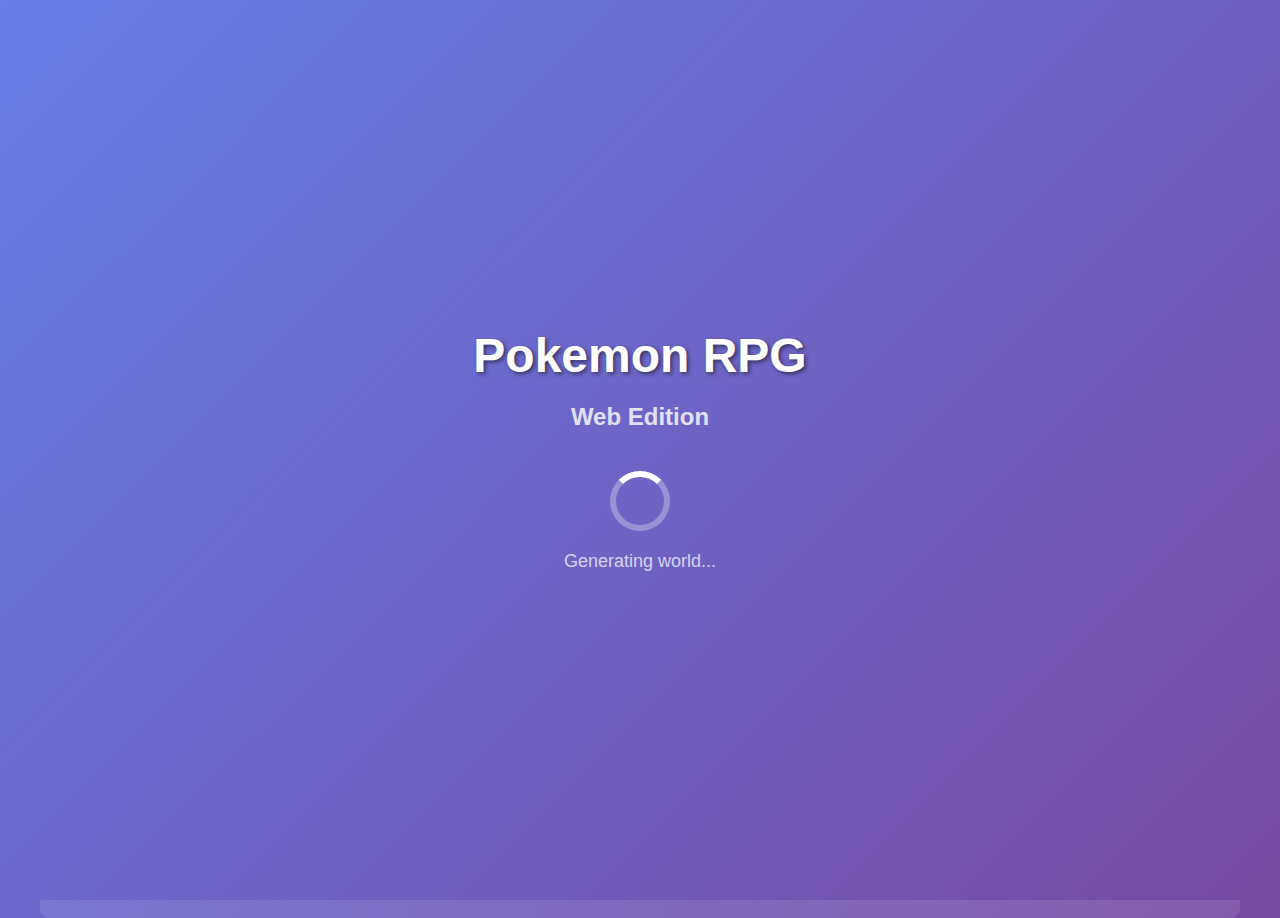
<file: index.html>
<!DOCTYPE html>
<html lang="en">
<head>
    <meta charset="UTF-8">
    <meta name="viewport" content="width=device-width, init    <!-- Game Scripts -->
    <script src="js/utils.js"></script>
    <script src="js/enhancedStaticAssets.js"></script>
    <script src="js/worldGenerator.js"></script>
    <script src="js/gameData.js"></script>
    <script src="js/creatures.js"></script>
    <script src="js/player.js"></script>
    <script src="js/battle.js"></script>
    <script src="js/worldRenderer.js"></script>
    <script src="js/gameEngine.js"></script>
    <script src="js/main.js"></script>.0">
    <title>Pokemon World Explorer</title>
    <link rel="stylesheet" href="css/styles.css">
</head>
<body>
    <div id="game-container">
        <!-- Game HUD -->
        <div id="hud">
            <div id="player-stats">
                <h3 id="player-name">Trainer</h3>
                <div class="stat-bar">
                    <label>Level: <span id="player-level">1</span></label>
                    <label>EXP: <span id="player-exp">0</span>/<span id="player-exp-next">150</span></label>
                </div>
            </div>
            
            <div id="world-info">
                <div class="location-info">
                    <span id="current-biome">Forest</span>
                    <span id="coordinates">(0, 0)</span>
                </div>
            </div>
            
            <div id="creature-team">
                <h4>Active Team</h4>
                <div id="team-display"></div>
            </div>
        </div>

        <!-- Main Game Canvas -->
        <canvas id="game-canvas" width="800" height="600"></canvas>
        
        <!-- Game Controls -->
        <div id="controls">
            <div id="movement-controls">
                <button id="move-up">↑</button>
                <div>
                    <button id="move-left">←</button>
                    <button id="move-down">↓</button>
                    <button id="move-right">→</button>
                </div>
            </div>
            
            <div id="action-controls">
                <button id="btn-explore">Explore</button>
                <button id="btn-collection">Collection</button>
                <button id="btn-map">Map</button>
                <button id="btn-settings">Settings</button>
            </div>
        </div>
    </div>

    <!-- Battle Modal -->
    <div id="battle-modal" class="modal hidden">
        <div class="modal-content">
            <h2>Wild Creature Encounter!</h2>
            <div id="battle-scene">
                <div class="creature-display">
                    <div id="opponent-creature">
                        <h3 id="opponent-name">Wild Creature</h3>
                        <div class="creature-stats">
                            <div class="health-bar">
                                <div id="opponent-health"></div>
                            </div>
                            <span id="opponent-level">Lv.?</span>
                        </div>
                    </div>
                    
                    <div id="player-creature">
                        <h3 id="active-creature-name">Your Creature</h3>
                        <div class="creature-stats">
                            <div class="health-bar">
                                <div id="player-health"></div>
                            </div>
                            <span id="active-creature-level">Lv.?</span>
                        </div>
                    </div>
                </div>
                
                <div id="battle-actions">
                    <button id="btn-attack">Attack</button>
                    <button id="btn-capture">Capture</button>
                    <button id="btn-switch">Switch</button>
                    <button id="btn-run">Run</button>
                </div>
            </div>
            
            <div id="battle-log"></div>
        </div>
    </div>

    <!-- Collection Modal -->
    <div id="collection-modal" class="modal hidden">
        <div class="modal-content">
            <button class="close-modal">&times;</button>
            <h2>Creature Collection</h2>
            <div id="collection-stats">
                <p>Collector Level: <span id="collector-level">Novice</span></p>
                <p>Total Captured: <span id="total-captured">0</span></p>
                <p>Unique Species: <span id="unique-species">0</span></p>
            </div>
            <div id="creature-grid"></div>
        </div>
    </div>

    <!-- Map Modal -->
    <div id="map-modal" class="modal hidden">
        <div class="modal-content">
            <button class="close-modal">&times;</button>
            <h2>World Map</h2>
            <canvas id="world-map" width="400" height="300"></canvas>
            <div id="map-legend">
                <div class="legend-item"><span class="biome-color forest"></span> Forest</div>
                <div class="legend-item"><span class="biome-color grassland"></span> Grassland</div>
                <div class="legend-item"><span class="biome-color desert"></span> Desert</div>
                <div class="legend-item"><span class="biome-color mountain"></span> Mountain</div>
                <div class="legend-item"><span class="biome-color water"></span> Water</div>
                <div class="legend-item"><span class="biome-color volcanic"></span> Volcanic</div>
            </div>
        </div>
    </div>

    <!-- Scripts -->
    <script src="js/utils.js"></script>
    <script src="js/staticAssets.js"></script>
    <script src="js/worldGenerator.js"></script>
    <script src="js/gameData.js"></script>
    <script src="js/creatures.js"></script>
    <script src="js/player.js"></script>
    <script src="js/battle.js"></script>
    <script src="js/worldRenderer.js"></script>
    <script src="js/gameEngine.js"></script>
    <script src="js/main.js"></script>
</body>
</html>
</file>
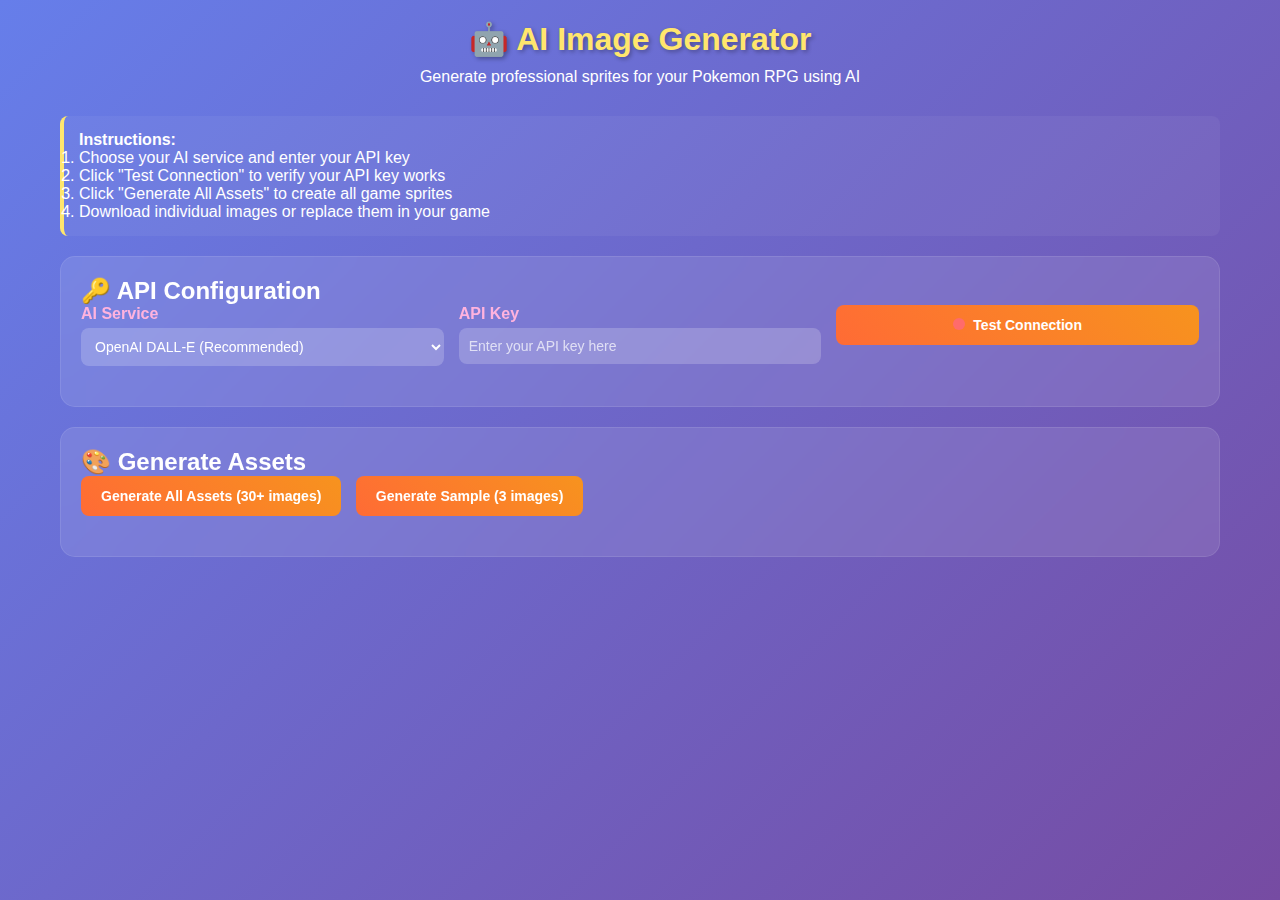
<file: ai-generator-interface.html>
<!DOCTYPE html>
<html lang="en">
<head>
    <meta charset="UTF-8">
    <meta name="viewport" content="width=device-width, initial-scale=1.0">
    <title>AI Image Generator for Pokemon RPG</title>
    <style>
        * {
            margin: 0;
            padding: 0;
            box-sizing: border-box;
        }

        body {
            font-family: 'Segoe UI', Tahoma, Geneva, Verdana, sans-serif;
            background: linear-gradient(135deg, #667eea 0%, #764ba2 100%);
            color: #fff;
            min-height: 100vh;
        }

        .container {
            max-width: 1200px;
            margin: 0 auto;
            padding: 20px;
        }

        .header {
            text-align: center;
            margin-bottom: 30px;
        }

        .header h1 {
            color: #FFE66D;
            text-shadow: 2px 2px 4px rgba(0,0,0,0.3);
            margin-bottom: 10px;
        }

        .api-setup {
            background: rgba(255, 255, 255, 0.1);
            backdrop-filter: blur(10px);
            border-radius: 15px;
            padding: 20px;
            margin-bottom: 20px;
            border: 1px solid rgba(255, 255, 255, 0.1);
        }

        .api-form {
            display: grid;
            grid-template-columns: repeat(auto-fit, minmax(300px, 1fr));
            gap: 15px;
            margin-bottom: 20px;
        }

        .form-group {
            display: flex;
            flex-direction: column;
        }

        .form-group label {
            margin-bottom: 5px;
            font-weight: bold;
            color: #FFB3DE;
        }

        .form-group input, .form-group select {
            padding: 10px;
            border: none;
            border-radius: 8px;
            background: rgba(255, 255, 255, 0.2);
            color: #fff;
            font-size: 14px;
        }

        .form-group input::placeholder {
            color: rgba(255, 255, 255, 0.7);
        }

        .btn {
            background: linear-gradient(45deg, #FF6B35, #F7931E);
            color: white;
            border: none;
            padding: 12px 20px;
            border-radius: 8px;
            cursor: pointer;
            font-weight: bold;
            transition: all 0.3s ease;
            font-size: 14px;
        }

        .btn:hover {
            transform: translateY(-2px);
            box-shadow: 0 4px 15px rgba(255, 107, 53, 0.4);
        }

        .btn:disabled {
            opacity: 0.5;
            cursor: not-allowed;
            transform: none;
        }

        .generation-section {
            background: rgba(255, 255, 255, 0.1);
            backdrop-filter: blur(10px);
            border-radius: 15px;
            padding: 20px;
            margin-bottom: 20px;
            border: 1px solid rgba(255, 255, 255, 0.1);
        }

        .progress-bar {
            width: 100%;
            height: 20px;
            background: rgba(255, 255, 255, 0.2);
            border-radius: 10px;
            overflow: hidden;
            margin: 10px 0;
        }

        .progress-fill {
            height: 100%;
            background: linear-gradient(45deg, #4CAF50, #8BC34A);
            width: 0%;
            transition: width 0.3s ease;
        }

        .progress-text {
            text-align: center;
            margin: 10px 0;
            font-weight: bold;
        }

        .results-grid {
            display: grid;
            grid-template-columns: repeat(auto-fill, minmax(200px, 1fr));
            gap: 20px;
            margin-top: 20px;
        }

        .result-card {
            background: rgba(255, 255, 255, 0.1);
            border-radius: 10px;
            padding: 15px;
            text-align: center;
            border: 1px solid rgba(255, 255, 255, 0.2);
        }

        .result-card img {
            width: 100%;
            max-width: 128px;
            height: auto;
            border-radius: 8px;
            margin-bottom: 10px;
            background: rgba(255, 255, 255, 0.1);
        }

        .result-card h3 {
            color: #4ECDC4;
            margin-bottom: 10px;
        }

        .download-btn {
            background: linear-gradient(45deg, #4CAF50, #8BC34A);
            color: white;
            border: none;
            padding: 8px 15px;
            border-radius: 5px;
            cursor: pointer;
            font-size: 12px;
            margin: 5px;
        }

        .error-log {
            background: rgba(255, 0, 0, 0.1);
            border: 1px solid rgba(255, 0, 0, 0.3);
            border-radius: 8px;
            padding: 15px;
            margin-top: 20px;
            max-height: 200px;
            overflow-y: auto;
        }

        .error-log h3 {
            color: #FF6B6B;
            margin-bottom: 10px;
        }

        .status-indicator {
            display: inline-block;
            width: 12px;
            height: 12px;
            border-radius: 50%;
            margin-right: 8px;
        }

        .status-connected {
            background: #4CAF50;
        }

        .status-disconnected {
            background: #FF6B6B;
        }

        .instructions {
            background: rgba(255, 255, 255, 0.05);
            padding: 15px;
            border-radius: 8px;
            border-left: 4px solid #FFE66D;
            margin-bottom: 20px;
        }
    </style>
</head>
<body>
    <div class="container">
        <div class="header">
            <h1>🤖 AI Image Generator</h1>
            <p>Generate professional sprites for your Pokemon RPG using AI</p>
        </div>

        <div class="instructions">
            <strong>Instructions:</strong>
            <ol>
                <li>Choose your AI service and enter your API key</li>
                <li>Click "Test Connection" to verify your API key works</li>
                <li>Click "Generate All Assets" to create all game sprites</li>
                <li>Download individual images or replace them in your game</li>
            </ol>
        </div>

        <div class="api-setup">
            <h2>🔑 API Configuration</h2>
            <div class="api-form">
                <div class="form-group">
                    <label for="service-select">AI Service</label>
                    <select id="service-select">
                        <option value="openai">OpenAI DALL-E (Recommended)</option>
                        <option value="stability">Stability AI</option>
                        <option value="replicate">Replicate</option>
                    </select>
                </div>
                <div class="form-group">
                    <label for="api-key">API Key</label>
                    <input type="password" id="api-key" placeholder="Enter your API key here">
                </div>
                <div class="form-group">
                    <button class="btn" onclick="testConnection()">
                        <span class="status-indicator" id="connection-status"></span>
                        Test Connection
                    </button>
                </div>
            </div>
        </div>

        <div class="generation-section">
            <h2>🎨 Generate Assets</h2>
            <div style="margin-bottom: 20px;">
                <button class="btn" onclick="generateAllAssets()" id="generate-btn">
                    Generate All Assets (30+ images)
                </button>
                <button class="btn" onclick="generateSample()" style="margin-left: 10px;">
                    Generate Sample (3 images)
                </button>
            </div>

            <div id="progress-section" style="display: none;">
                <div class="progress-text" id="progress-text">Ready to generate...</div>
                <div class="progress-bar">
                    <div class="progress-fill" id="progress-fill"></div>
                </div>
            </div>

            <div id="results-section">
                <div class="results-grid" id="results-grid"></div>
            </div>

            <div id="error-log" class="error-log" style="display: none;">
                <h3>⚠️ Errors</h3>
                <div id="error-list"></div>
            </div>
        </div>
    </div>

    <script src="js/aiImageGenerator.js"></script>
    <script>
        let aiGenerator = new AIImageGenerator();
        let generatedAssets = { creatures: {}, characters: {}, buildings: {} };

        function updateConnectionStatus(connected) {
            const indicator = document.getElementById('connection-status');
            const btn = indicator.parentElement;
            
            if (connected) {
                indicator.className = 'status-indicator status-connected';
                btn.innerHTML = '<span class="status-indicator status-connected"></span>Connected';
            } else {
                indicator.className = 'status-indicator status-disconnected';
                btn.innerHTML = '<span class="status-indicator status-disconnected"></span>Test Connection';
            }
        }

        async function testConnection() {
            const service = document.getElementById('service-select').value;
            const apiKey = document.getElementById('api-key').value;

            if (!apiKey) {
                alert('Please enter an API key first');
                return;
            }

            try {
                aiGenerator.setAPIKey(service, apiKey);
                
                // Test with a simple prompt
                const testPrompt = "A small red circle on white background";
                await aiGenerator.generateImage(testPrompt, service);
                
                updateConnectionStatus(true);
                alert('Connection successful! You can now generate images.');
            } catch (error) {
                updateConnectionStatus(false);
                alert(`Connection failed: ${error.message}`);
            }
        }

        async function generateSample() {
            const service = document.getElementById('service-select').value;
            const apiKey = document.getElementById('api-key').value;

            if (!apiKey) {
                alert('Please set up your API key first');
                return;
            }

            const samplePrompts = {
                kitsune: aiGenerator.prompts.creatures.kitsune,
                player: aiGenerator.prompts.characters.player,
                shrine: aiGenerator.prompts.buildings.shrine
            };

            showProgress();
            
            try {
                for (const [name, prompt] of Object.entries(samplePrompts)) {
                    updateProgress(`Generating ${name}...`, 0, 3);
                    const imageUrl = await aiGenerator.generateImage(prompt, service);
                    addResult(name, imageUrl, 'sample');
                    await delay(1000); // Rate limiting
                }
                
                hideProgress();
                alert('Sample generation complete!');
            } catch (error) {
                hideProgress();
                showError(`Sample generation failed: ${error.message}`);
            }
        }

        async function generateAllAssets() {
            const service = document.getElementById('service-select').value;
            const apiKey = document.getElementById('api-key').value;

            if (!apiKey) {
                alert('Please set up your API key first');
                return;
            }

            if (!confirm('This will generate 30+ images and may take 10-15 minutes. Continue?')) {
                return;
            }

            showProgress();
            document.getElementById('generate-btn').disabled = true;

            try {
                const results = await aiGenerator.generateAllAssets(service, updateProgress);
                
                // Display results
                for (const [name, url] of Object.entries(results.creatures)) {
                    addResult(name, url, 'creature');
                    generatedAssets.creatures[name] = url;
                }
                
                for (const [name, url] of Object.entries(results.characters)) {
                    addResult(name, url, 'character');
                    generatedAssets.characters[name] = url;
                }
                
                for (const [name, url] of Object.entries(results.buildings)) {
                    addResult(name, url, 'building');
                    generatedAssets.buildings[name] = url;
                }

                // Show errors if any
                if (results.errors.length > 0) {
                    showErrors(results.errors);
                }

                hideProgress();
                alert('Asset generation complete! You can now download images or replace game assets.');
                
                // Add replace assets button
                addReplaceAssetsButton();
                
            } catch (error) {
                hideProgress();
                showError(`Generation failed: ${error.message}`);
            } finally {
                document.getElementById('generate-btn').disabled = false;
            }
        }

        function showProgress() {
            document.getElementById('progress-section').style.display = 'block';
        }

        function hideProgress() {
            document.getElementById('progress-section').style.display = 'none';
        }

        function updateProgress(message, current, total) {
            document.getElementById('progress-text').textContent = message;
            const percentage = total > 0 ? (current / total) * 100 : 0;
            document.getElementById('progress-fill').style.width = percentage + '%';
        }

        function addResult(name, imageUrl, type) {
            const grid = document.getElementById('results-grid');
            
            const card = document.createElement('div');
            card.className = 'result-card';
            card.innerHTML = `
                <h3>${name}</h3>
                <img src="${imageUrl}" alt="${name}" onerror="this.style.display='none'">
                <div>
                    <button class="download-btn" onclick="downloadImage('${imageUrl}', '${name}.png')">
                        Download
                    </button>
                    <button class="download-btn" onclick="replaceInGame('${type}', '${name}', '${imageUrl}')">
                        Use in Game
                    </button>
                </div>
            `;
            
            grid.appendChild(card);
        }

        function downloadImage(url, filename) {
            aiGenerator.downloadImage(url, filename);
        }

        function replaceInGame(type, name, imageUrl) {
            // This would update the game assets
            console.log(`Replacing ${type} ${name} with ${imageUrl}`);
            alert(`${name} will be updated in the game!`);
        }

        function addReplaceAssetsButton() {
            const section = document.getElementById('results-section');
            
            if (!document.getElementById('replace-all-btn')) {
                const button = document.createElement('button');
                button.id = 'replace-all-btn';
                button.className = 'btn';
                button.style.marginTop = '20px';
                button.textContent = 'Replace All Assets in Game';
                button.onclick = () => {
                    aiGenerator.replaceGameAssets(generatedAssets);
                    alert('All game assets have been replaced with AI-generated images!');
                };
                
                section.insertBefore(button, section.firstChild);
            }
        }

        function showError(message) {
            showErrors([message]);
        }

        function showErrors(errors) {
            const errorLog = document.getElementById('error-log');
            const errorList = document.getElementById('error-list');
            
            errorList.innerHTML = errors.map(error => `<div>• ${error}</div>`).join('');
            errorLog.style.display = 'block';
        }

        function delay(ms) {
            return new Promise(resolve => setTimeout(resolve, ms));
        }

        // Initialize
        updateConnectionStatus(false);
    </script>
</body>
</html>
</file>
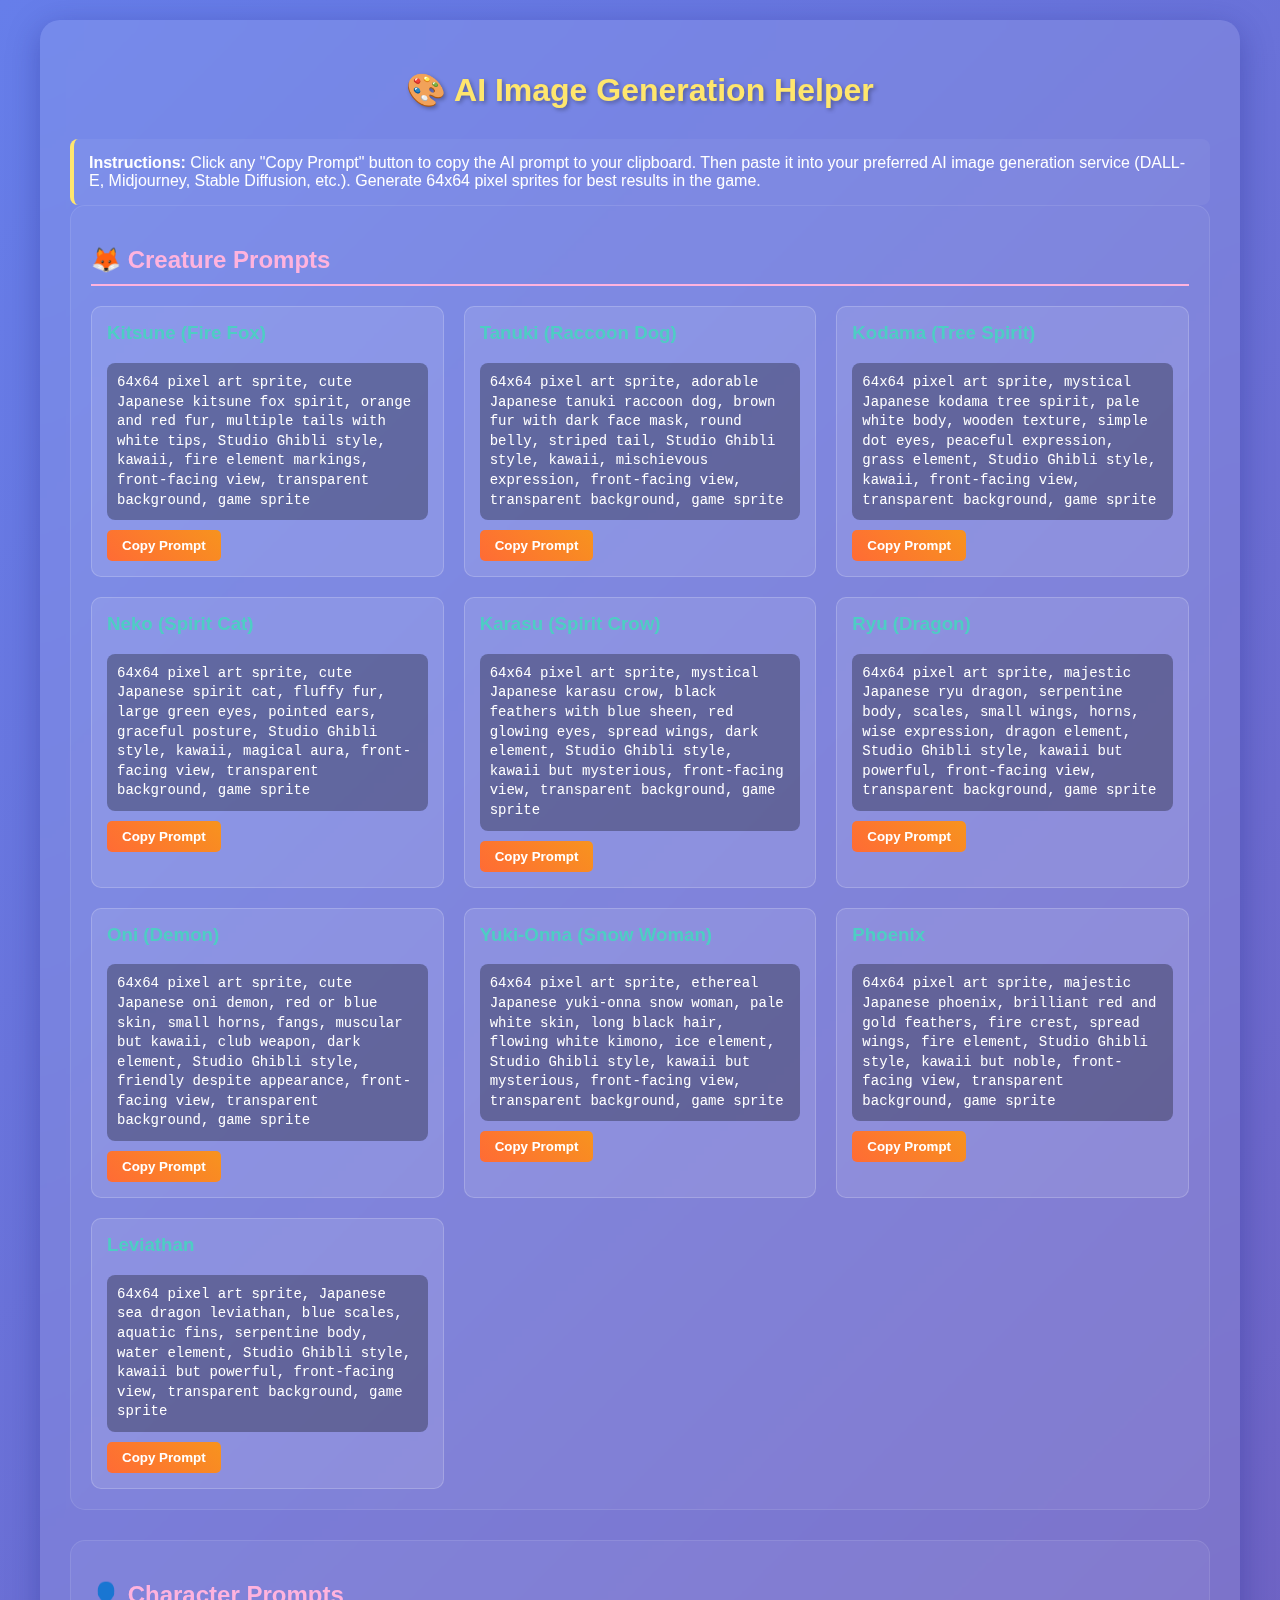
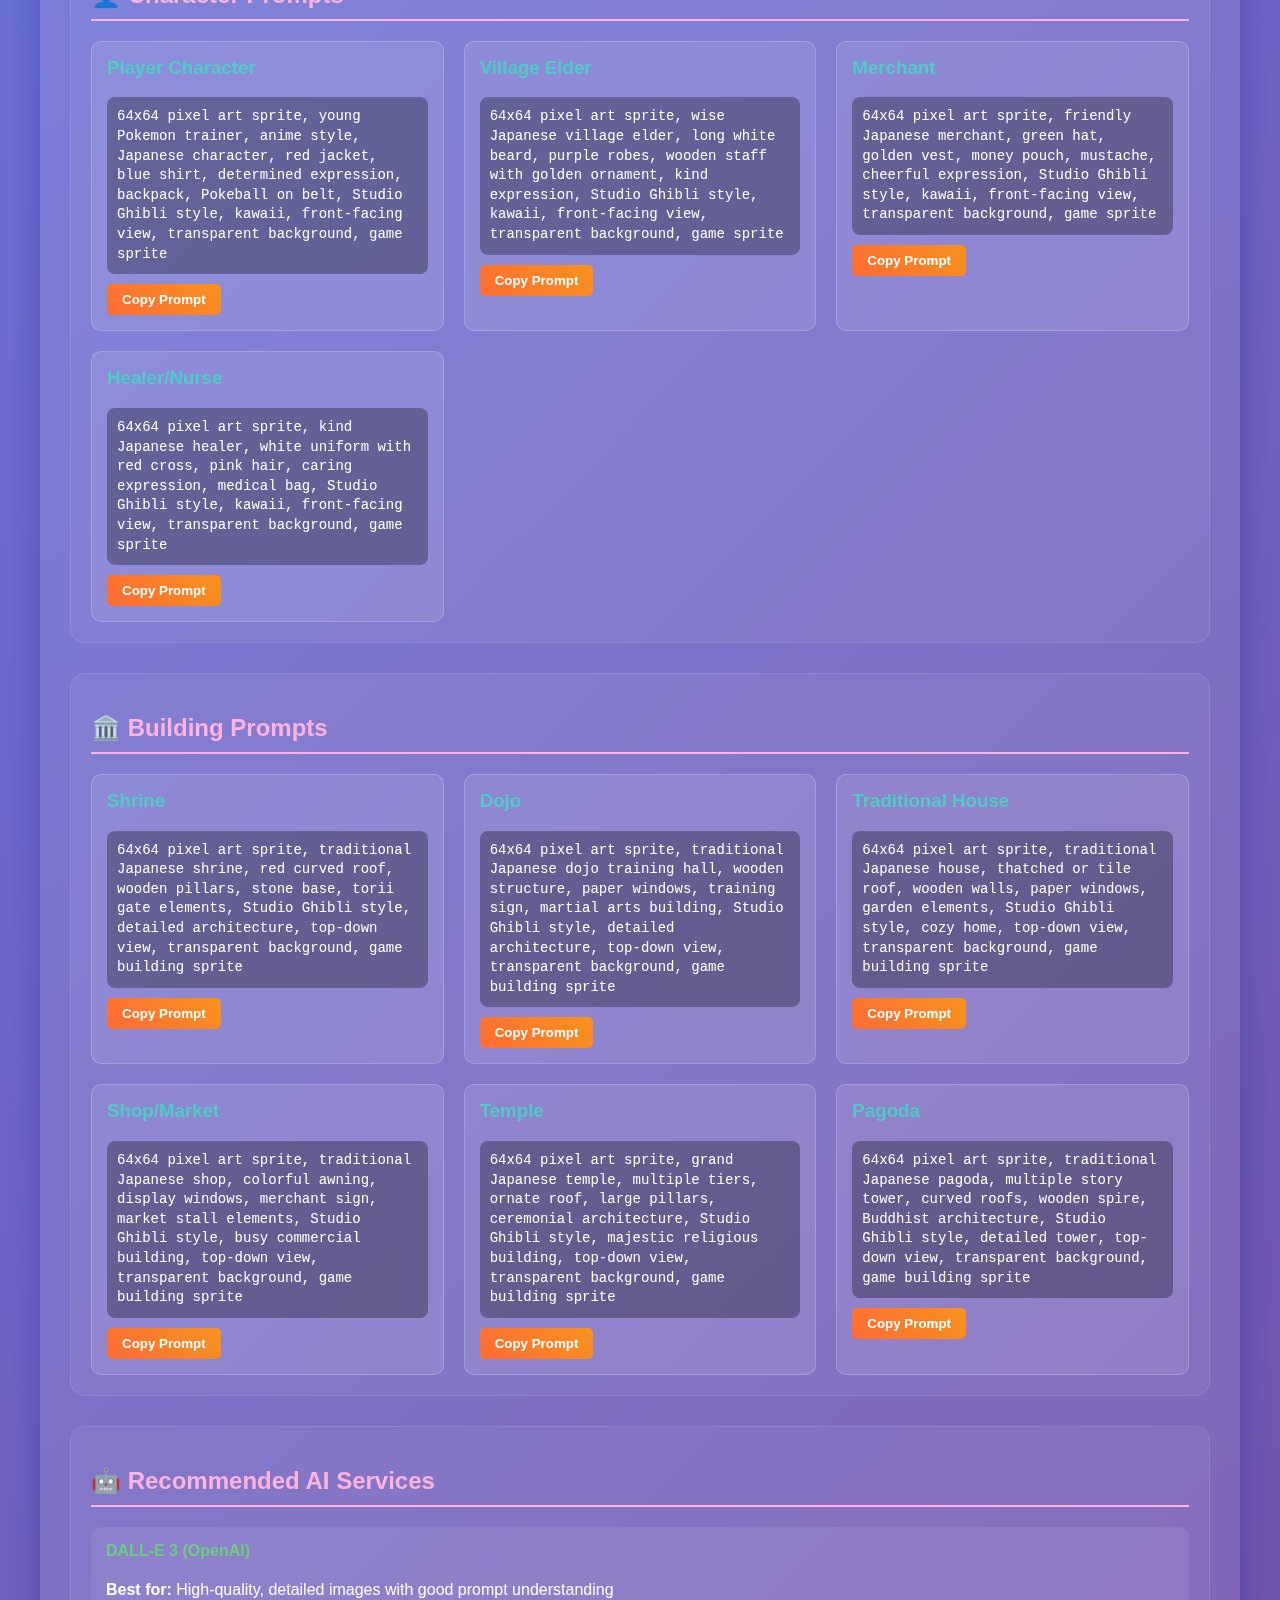
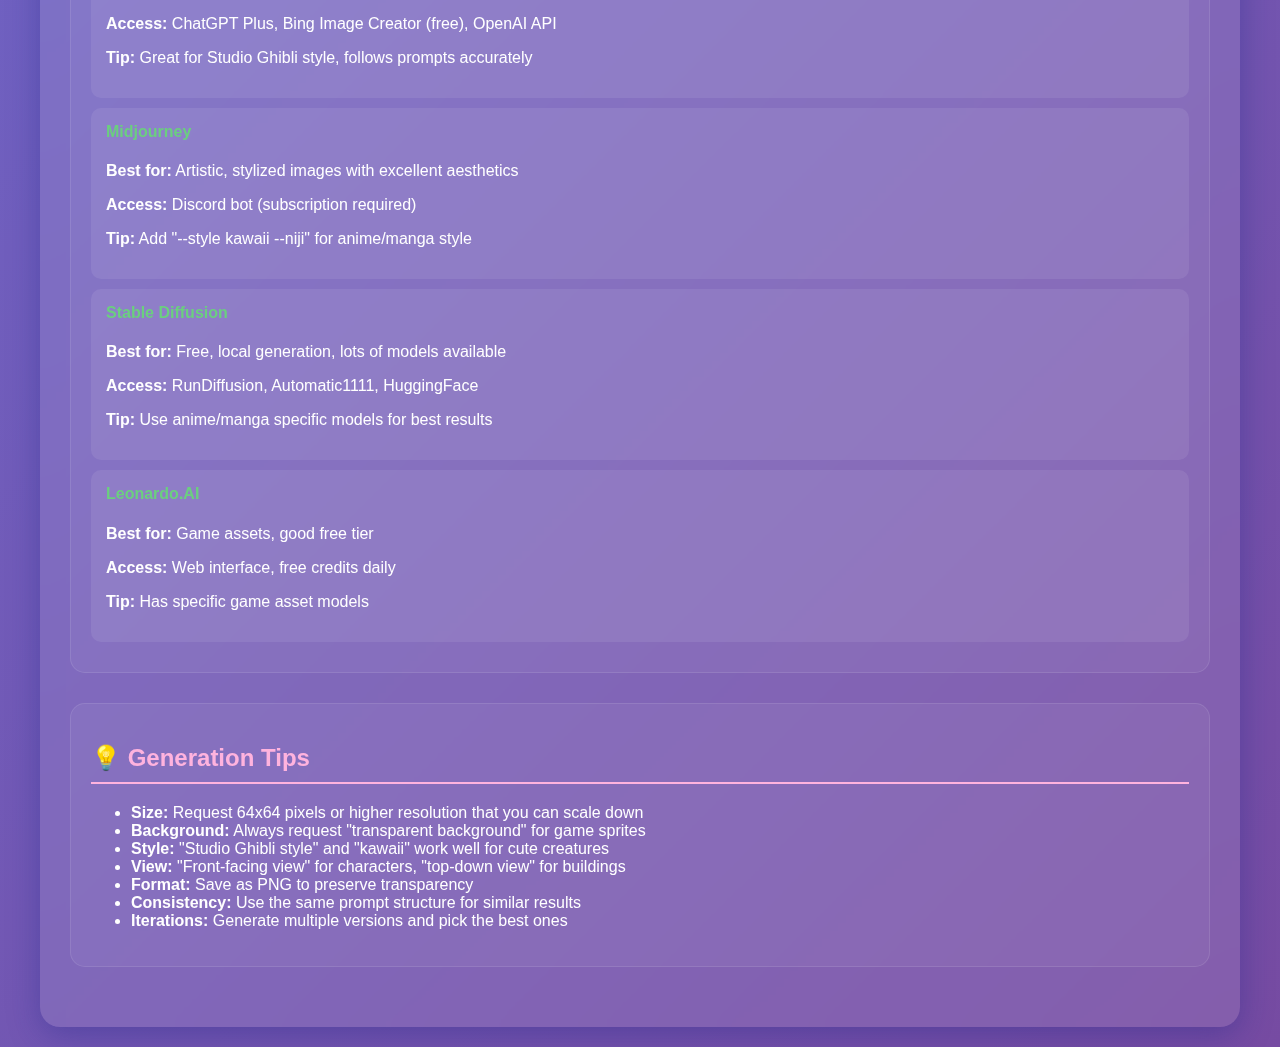
<file: ai-image-helper.html>
<!DOCTYPE html>
<html lang="en">
<head>
    <meta charset="UTF-8">
    <meta name="viewport" content="width=device-width, initial-scale=1.0">
    <title>AI Image Generation Helper for Pokemon RPG</title>
    <style>
        body {
            font-family: 'Segoe UI', Tahoma, Geneva, Verdana, sans-serif;
            max-width: 1200px;
            margin: 0 auto;
            padding: 20px;
            background: linear-gradient(135deg, #667eea 0%, #764ba2 100%);
            color: #fff;
            min-height: 100vh;
        }
        
        .container {
            background: rgba(255, 255, 255, 0.1);
            backdrop-filter: blur(10px);
            border-radius: 20px;
            padding: 30px;
            box-shadow: 0 8px 32px 0 rgba(31, 38, 135, 0.37);
        }
        
        .section {
            margin-bottom: 30px;
            background: rgba(255, 255, 255, 0.05);
            padding: 20px;
            border-radius: 15px;
            border: 1px solid rgba(255, 255, 255, 0.1);
        }
        
        h1 {
            text-align: center;
            color: #FFE66D;
            text-shadow: 2px 2px 4px rgba(0,0,0,0.3);
            margin-bottom: 30px;
        }
        
        h2 {
            color: #FFB3DE;
            border-bottom: 2px solid #FFB3DE;
            padding-bottom: 10px;
        }
        
        .prompt-grid {
            display: grid;
            grid-template-columns: repeat(auto-fit, minmax(300px, 1fr));
            gap: 20px;
        }
        
        .prompt-card {
            background: rgba(255, 255, 255, 0.1);
            padding: 15px;
            border-radius: 10px;
            border: 1px solid rgba(255, 255, 255, 0.2);
        }
        
        .prompt-card h3 {
            color: #4ECDC4;
            margin-top: 0;
        }
        
        .prompt {
            background: rgba(0, 0, 0, 0.3);
            padding: 10px;
            border-radius: 8px;
            font-family: 'Courier New', monospace;
            font-size: 14px;
            line-height: 1.4;
            margin: 10px 0;
        }
        
        button {
            background: linear-gradient(45deg, #FF6B35, #F7931E);
            color: white;
            border: none;
            padding: 8px 15px;
            border-radius: 5px;
            cursor: pointer;
            font-weight: bold;
            transition: all 0.3s ease;
        }
        
        button:hover {
            transform: translateY(-2px);
            box-shadow: 0 4px 15px rgba(255, 107, 53, 0.4);
        }
        
        .ai-service {
            background: rgba(255, 255, 255, 0.08);
            padding: 15px;
            border-radius: 10px;
            margin: 10px 0;
        }
        
        .ai-service h4 {
            color: #6BCF7F;
            margin-top: 0;
        }
        
        .instructions {
            background: rgba(255, 255, 255, 0.05);
            padding: 15px;
            border-radius: 8px;
            border-left: 4px solid #FFE66D;
        }
        
        .copy-success {
            position: fixed;
            top: 20px;
            right: 20px;
            background: #4CAF50;
            color: white;
            padding: 10px 20px;
            border-radius: 5px;
            opacity: 0;
            transition: opacity 0.3s ease;
        }
        
        .copy-success.show {
            opacity: 1;
        }
    </style>
</head>
<body>
    <div class="container">
        <h1>🎨 AI Image Generation Helper</h1>
        <div class="instructions">
            <strong>Instructions:</strong> Click any "Copy Prompt" button to copy the AI prompt to your clipboard. 
            Then paste it into your preferred AI image generation service (DALL-E, Midjourney, Stable Diffusion, etc.).
            Generate 64x64 pixel sprites for best results in the game.
        </div>

        <div class="section">
            <h2>🦊 Creature Prompts</h2>
            <div class="prompt-grid">
                <div class="prompt-card">
                    <h3>Kitsune (Fire Fox)</h3>
                    <div class="prompt">64x64 pixel art sprite, cute Japanese kitsune fox spirit, orange and red fur, multiple tails with white tips, Studio Ghibli style, kawaii, fire element markings, front-facing view, transparent background, game sprite</div>
                    <button onclick="copyToClipboard(this.previousElementSibling.textContent)">Copy Prompt</button>
                </div>

                <div class="prompt-card">
                    <h3>Tanuki (Raccoon Dog)</h3>
                    <div class="prompt">64x64 pixel art sprite, adorable Japanese tanuki raccoon dog, brown fur with dark face mask, round belly, striped tail, Studio Ghibli style, kawaii, mischievous expression, front-facing view, transparent background, game sprite</div>
                    <button onclick="copyToClipboard(this.previousElementSibling.textContent)">Copy Prompt</button>
                </div>

                <div class="prompt-card">
                    <h3>Kodama (Tree Spirit)</h3>
                    <div class="prompt">64x64 pixel art sprite, mystical Japanese kodama tree spirit, pale white body, wooden texture, simple dot eyes, peaceful expression, grass element, Studio Ghibli style, kawaii, front-facing view, transparent background, game sprite</div>
                    <button onclick="copyToClipboard(this.previousElementSibling.textContent)">Copy Prompt</button>
                </div>

                <div class="prompt-card">
                    <h3>Neko (Spirit Cat)</h3>
                    <div class="prompt">64x64 pixel art sprite, cute Japanese spirit cat, fluffy fur, large green eyes, pointed ears, graceful posture, Studio Ghibli style, kawaii, magical aura, front-facing view, transparent background, game sprite</div>
                    <button onclick="copyToClipboard(this.previousElementSibling.textContent)">Copy Prompt</button>
                </div>

                <div class="prompt-card">
                    <h3>Karasu (Spirit Crow)</h3>
                    <div class="prompt">64x64 pixel art sprite, mystical Japanese karasu crow, black feathers with blue sheen, red glowing eyes, spread wings, dark element, Studio Ghibli style, kawaii but mysterious, front-facing view, transparent background, game sprite</div>
                    <button onclick="copyToClipboard(this.previousElementSibling.textContent)">Copy Prompt</button>
                </div>

                <div class="prompt-card">
                    <h3>Ryu (Dragon)</h3>
                    <div class="prompt">64x64 pixel art sprite, majestic Japanese ryu dragon, serpentine body, scales, small wings, horns, wise expression, dragon element, Studio Ghibli style, kawaii but powerful, front-facing view, transparent background, game sprite</div>
                    <button onclick="copyToClipboard(this.previousElementSibling.textContent)">Copy Prompt</button>
                </div>

                <div class="prompt-card">
                    <h3>Oni (Demon)</h3>
                    <div class="prompt">64x64 pixel art sprite, cute Japanese oni demon, red or blue skin, small horns, fangs, muscular but kawaii, club weapon, dark element, Studio Ghibli style, friendly despite appearance, front-facing view, transparent background, game sprite</div>
                    <button onclick="copyToClipboard(this.previousElementSibling.textContent)">Copy Prompt</button>
                </div>

                <div class="prompt-card">
                    <h3>Yuki-Onna (Snow Woman)</h3>
                    <div class="prompt">64x64 pixel art sprite, ethereal Japanese yuki-onna snow woman, pale white skin, long black hair, flowing white kimono, ice element, Studio Ghibli style, kawaii but mysterious, front-facing view, transparent background, game sprite</div>
                    <button onclick="copyToClipboard(this.previousElementSibling.textContent)">Copy Prompt</button>
                </div>

                <div class="prompt-card">
                    <h3>Phoenix</h3>
                    <div class="prompt">64x64 pixel art sprite, majestic Japanese phoenix, brilliant red and gold feathers, fire crest, spread wings, fire element, Studio Ghibli style, kawaii but noble, front-facing view, transparent background, game sprite</div>
                    <button onclick="copyToClipboard(this.previousElementSibling.textContent)">Copy Prompt</button>
                </div>

                <div class="prompt-card">
                    <h3>Leviathan</h3>
                    <div class="prompt">64x64 pixel art sprite, Japanese sea dragon leviathan, blue scales, aquatic fins, serpentine body, water element, Studio Ghibli style, kawaii but powerful, front-facing view, transparent background, game sprite</div>
                    <button onclick="copyToClipboard(this.previousElementSibling.textContent)">Copy Prompt</button>
                </div>
            </div>
        </div>

        <div class="section">
            <h2>👤 Character Prompts</h2>
            <div class="prompt-grid">
                <div class="prompt-card">
                    <h3>Player Character</h3>
                    <div class="prompt">64x64 pixel art sprite, young Pokemon trainer, anime style, Japanese character, red jacket, blue shirt, determined expression, backpack, Pokeball on belt, Studio Ghibli style, kawaii, front-facing view, transparent background, game sprite</div>
                    <button onclick="copyToClipboard(this.previousElementSibling.textContent)">Copy Prompt</button>
                </div>

                <div class="prompt-card">
                    <h3>Village Elder</h3>
                    <div class="prompt">64x64 pixel art sprite, wise Japanese village elder, long white beard, purple robes, wooden staff with golden ornament, kind expression, Studio Ghibli style, kawaii, front-facing view, transparent background, game sprite</div>
                    <button onclick="copyToClipboard(this.previousElementSibling.textContent)">Copy Prompt</button>
                </div>

                <div class="prompt-card">
                    <h3>Merchant</h3>
                    <div class="prompt">64x64 pixel art sprite, friendly Japanese merchant, green hat, golden vest, money pouch, mustache, cheerful expression, Studio Ghibli style, kawaii, front-facing view, transparent background, game sprite</div>
                    <button onclick="copyToClipboard(this.previousElementSibling.textContent)">Copy Prompt</button>
                </div>

                <div class="prompt-card">
                    <h3>Healer/Nurse</h3>
                    <div class="prompt">64x64 pixel art sprite, kind Japanese healer, white uniform with red cross, pink hair, caring expression, medical bag, Studio Ghibli style, kawaii, front-facing view, transparent background, game sprite</div>
                    <button onclick="copyToClipboard(this.previousElementSibling.textContent)">Copy Prompt</button>
                </div>
            </div>
        </div>

        <div class="section">
            <h2>🏛️ Building Prompts</h2>
            <div class="prompt-grid">
                <div class="prompt-card">
                    <h3>Shrine</h3>
                    <div class="prompt">64x64 pixel art sprite, traditional Japanese shrine, red curved roof, wooden pillars, stone base, torii gate elements, Studio Ghibli style, detailed architecture, top-down view, transparent background, game building sprite</div>
                    <button onclick="copyToClipboard(this.previousElementSibling.textContent)">Copy Prompt</button>
                </div>

                <div class="prompt-card">
                    <h3>Dojo</h3>
                    <div class="prompt">64x64 pixel art sprite, traditional Japanese dojo training hall, wooden structure, paper windows, training sign, martial arts building, Studio Ghibli style, detailed architecture, top-down view, transparent background, game building sprite</div>
                    <button onclick="copyToClipboard(this.previousElementSibling.textContent)">Copy Prompt</button>
                </div>

                <div class="prompt-card">
                    <h3>Traditional House</h3>
                    <div class="prompt">64x64 pixel art sprite, traditional Japanese house, thatched or tile roof, wooden walls, paper windows, garden elements, Studio Ghibli style, cozy home, top-down view, transparent background, game building sprite</div>
                    <button onclick="copyToClipboard(this.previousElementSibling.textContent)">Copy Prompt</button>
                </div>

                <div class="prompt-card">
                    <h3>Shop/Market</h3>
                    <div class="prompt">64x64 pixel art sprite, traditional Japanese shop, colorful awning, display windows, merchant sign, market stall elements, Studio Ghibli style, busy commercial building, top-down view, transparent background, game building sprite</div>
                    <button onclick="copyToClipboard(this.previousElementSibling.textContent)">Copy Prompt</button>
                </div>

                <div class="prompt-card">
                    <h3>Temple</h3>
                    <div class="prompt">64x64 pixel art sprite, grand Japanese temple, multiple tiers, ornate roof, large pillars, ceremonial architecture, Studio Ghibli style, majestic religious building, top-down view, transparent background, game building sprite</div>
                    <button onclick="copyToClipboard(this.previousElementSibling.textContent)">Copy Prompt</button>
                </div>

                <div class="prompt-card">
                    <h3>Pagoda</h3>
                    <div class="prompt">64x64 pixel art sprite, traditional Japanese pagoda, multiple story tower, curved roofs, wooden spire, Buddhist architecture, Studio Ghibli style, detailed tower, top-down view, transparent background, game building sprite</div>
                    <button onclick="copyToClipboard(this.previousElementSibling.textContent)">Copy Prompt</button>
                </div>
            </div>
        </div>

        <div class="section">
            <h2>🤖 Recommended AI Services</h2>
            
            <div class="ai-service">
                <h4>DALL-E 3 (OpenAI)</h4>
                <p><strong>Best for:</strong> High-quality, detailed images with good prompt understanding</p>
                <p><strong>Access:</strong> ChatGPT Plus, Bing Image Creator (free), OpenAI API</p>
                <p><strong>Tip:</strong> Great for Studio Ghibli style, follows prompts accurately</p>
            </div>

            <div class="ai-service">
                <h4>Midjourney</h4>
                <p><strong>Best for:</strong> Artistic, stylized images with excellent aesthetics</p>
                <p><strong>Access:</strong> Discord bot (subscription required)</p>
                <p><strong>Tip:</strong> Add "--style kawaii --niji" for anime/manga style</p>
            </div>

            <div class="ai-service">
                <h4>Stable Diffusion</h4>
                <p><strong>Best for:</strong> Free, local generation, lots of models available</p>
                <p><strong>Access:</strong> RunDiffusion, Automatic1111, HuggingFace</p>
                <p><strong>Tip:</strong> Use anime/manga specific models for best results</p>
            </div>

            <div class="ai-service">
                <h4>Leonardo.AI</h4>
                <p><strong>Best for:</strong> Game assets, good free tier</p>
                <p><strong>Access:</strong> Web interface, free credits daily</p>
                <p><strong>Tip:</strong> Has specific game asset models</p>
            </div>
        </div>

        <div class="section">
            <h2>💡 Generation Tips</h2>
            <ul>
                <li><strong>Size:</strong> Request 64x64 pixels or higher resolution that you can scale down</li>
                <li><strong>Background:</strong> Always request "transparent background" for game sprites</li>
                <li><strong>Style:</strong> "Studio Ghibli style" and "kawaii" work well for cute creatures</li>
                <li><strong>View:</strong> "Front-facing view" for characters, "top-down view" for buildings</li>
                <li><strong>Format:</strong> Save as PNG to preserve transparency</li>
                <li><strong>Consistency:</strong> Use the same prompt structure for similar results</li>
                <li><strong>Iterations:</strong> Generate multiple versions and pick the best ones</li>
            </ul>
        </div>
    </div>

    <div class="copy-success" id="copySuccess">Prompt copied to clipboard! 📋</div>

    <script>
        function copyToClipboard(text) {
            navigator.clipboard.writeText(text).then(function() {
                showCopySuccess();
            }, function(err) {
                console.error('Could not copy text: ', err);
                // Fallback for older browsers
                const textArea = document.createElement("textarea");
                textArea.value = text;
                document.body.appendChild(textArea);
                textArea.focus();
                textArea.select();
                try {
                    document.execCommand('copy');
                    showCopySuccess();
                } catch (err) {
                    console.error('Fallback: Could not copy text: ', err);
                }
                document.body.removeChild(textArea);
            });
        }

        function showCopySuccess() {
            const successElement = document.getElementById('copySuccess');
            successElement.classList.add('show');
            setTimeout(() => {
                successElement.classList.remove('show');
            }, 2000);
        }
    </script>
</body>
</html>
</file>
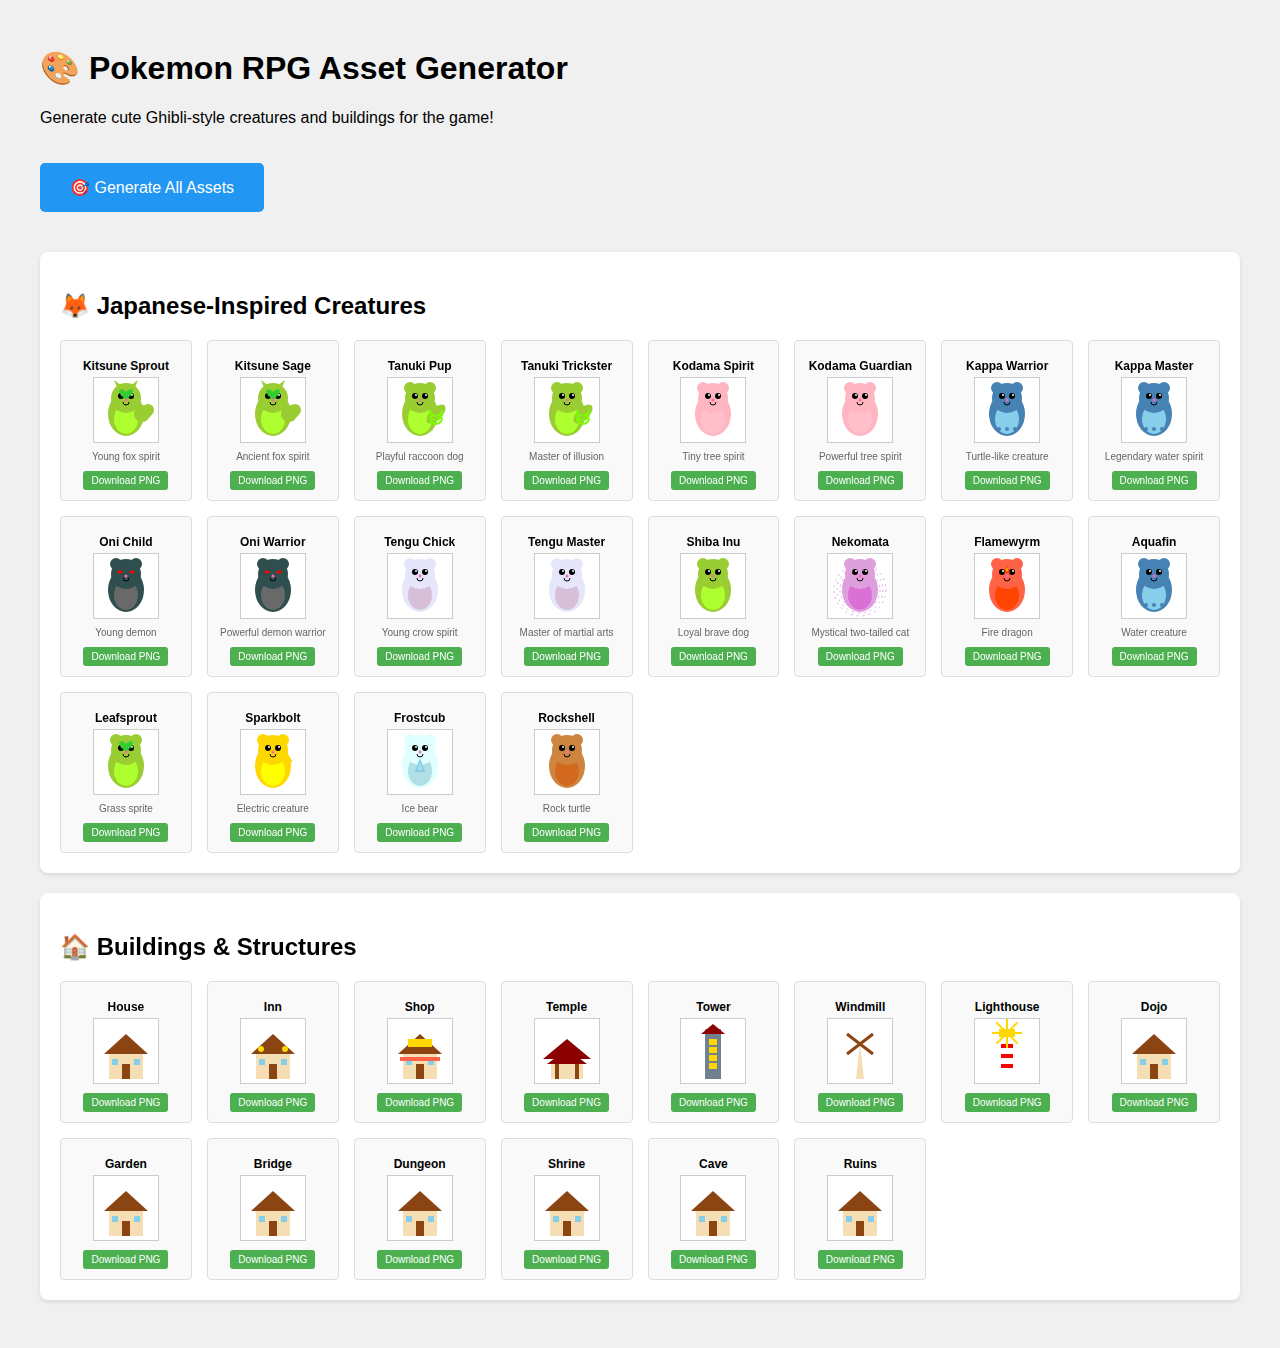
<file: generate_assets.html>
<!DOCTYPE html>
<html lang="en">
<head>
    <meta charset="UTF-8">
    <meta name="viewport" content="width=device-width, initial-scale=1.0">
    <title>Asset Generator</title>
    <style>
        body {
            font-family: Arial, sans-serif;
            padding: 20px;
            background: #f0f0f0;
        }
        .container {
            max-width: 1200px;
            margin: 0 auto;
        }
        .section {
            background: white;
            padding: 20px;
            margin: 20px 0;
            border-radius: 8px;
            box-shadow: 0 2px 4px rgba(0,0,0,0.1);
        }
        .asset-grid {
            display: grid;
            grid-template-columns: repeat(auto-fill, minmax(120px, 1fr));
            gap: 15px;
            margin-top: 20px;
        }
        .asset-item {
            text-align: center;
            padding: 10px;
            border: 1px solid #ddd;
            border-radius: 4px;
            background: #f9f9f9;
        }
        .asset-item canvas {
            border: 1px solid #ccc;
            background: white;
        }
        .asset-item h4 {
            margin: 8px 0 4px 0;
            font-size: 12px;
        }
        .download-btn {
            margin-top: 5px;
            padding: 4px 8px;
            background: #4CAF50;
            color: white;
            border: none;
            border-radius: 3px;
            cursor: pointer;
            font-size: 10px;
        }
        .download-btn:hover {
            background: #45a049;
        }
        .generate-all {
            padding: 15px 30px;
            background: #2196F3;
            color: white;
            border: none;
            border-radius: 5px;
            cursor: pointer;
            font-size: 16px;
            margin: 20px 0;
        }
        .generate-all:hover {
            background: #1976D2;
        }
    </style>
</head>
<body>
    <div class="container">
        <h1>🎨 Pokemon RPG Asset Generator</h1>
        <p>Generate cute Ghibli-style creatures and buildings for the game!</p>
        
        <button class="generate-all" onclick="generateAllAssets()">🎯 Generate All Assets</button>
        
        <div class="section">
            <h2>🦊 Japanese-Inspired Creatures</h2>
            <div id="creatures-grid" class="asset-grid"></div>
        </div>
        
        <div class="section">
            <h2>🏠 Buildings & Structures</h2>
            <div id="buildings-grid" class="asset-grid"></div>
        </div>
    </div>

    <script src="js/assetGenerator.js"></script>
    <script>
        const assetGenerator = new AssetGenerator();
        
        // Japanese creature data
        const creatures = [
            { name: 'Kitsune Sprout', type: 'GRASS', description: 'Young fox spirit' },
            { name: 'Kitsune Sage', type: 'GRASS', description: 'Ancient fox spirit' },
            { name: 'Tanuki Pup', type: 'NORMAL', description: 'Playful raccoon dog' },
            { name: 'Tanuki Trickster', type: 'NORMAL', description: 'Master of illusion' },
            { name: 'Kodama Spirit', type: 'FAIRY', description: 'Tiny tree spirit' },
            { name: 'Kodama Guardian', type: 'FAIRY', description: 'Powerful tree spirit' },
            { name: 'Kappa Warrior', type: 'WATER', description: 'Turtle-like creature' },
            { name: 'Kappa Master', type: 'WATER', description: 'Legendary water spirit' },
            { name: 'Oni Child', type: 'DARK', description: 'Young demon' },
            { name: 'Oni Warrior', type: 'DARK', description: 'Powerful demon warrior' },
            { name: 'Tengu Chick', type: 'FLYING', description: 'Young crow spirit' },
            { name: 'Tengu Master', type: 'FLYING', description: 'Master of martial arts' },
            { name: 'Shiba Inu', type: 'NORMAL', description: 'Loyal brave dog' },
            { name: 'Nekomata', type: 'PSYCHIC', description: 'Mystical two-tailed cat' },
            
            // Additional classic creatures
            { name: 'Flamewyrm', type: 'FIRE', description: 'Fire dragon' },
            { name: 'Aquafin', type: 'WATER', description: 'Water creature' },
            { name: 'Leafsprout', type: 'GRASS', description: 'Grass sprite' },
            { name: 'Sparkbolt', type: 'ELECTRIC', description: 'Electric creature' },
            { name: 'Frostcub', type: 'ICE', description: 'Ice bear' },
            { name: 'Rockshell', type: 'ROCK', description: 'Rock turtle' }
        ];
        
        const buildings = [
            'house', 'inn', 'shop', 'temple', 'tower', 'windmill', 
            'lighthouse', 'dojo', 'garden', 'bridge', 'dungeon', 
            'shrine', 'cave', 'ruins'
        ];
        
        function generateAllAssets() {
            generateCreatures();
            generateBuildings();
        }
        
        function generateCreatures() {
            const grid = document.getElementById('creatures-grid');
            grid.innerHTML = '';
            
            creatures.forEach(creature => {
                const item = document.createElement('div');
                item.className = 'asset-item';
                
                const canvas = document.createElement('canvas');
                canvas.width = 64;
                canvas.height = 64;
                
                const title = document.createElement('h4');
                title.textContent = creature.name;
                
                const desc = document.createElement('p');
                desc.textContent = creature.description;
                desc.style.fontSize = '10px';
                desc.style.color = '#666';
                desc.style.margin = '4px 0';
                
                const downloadBtn = document.createElement('button');
                downloadBtn.className = 'download-btn';
                downloadBtn.textContent = 'Download PNG';
                downloadBtn.onclick = () => downloadCanvas(canvas, creature.name.toLowerCase().replace(/\s+/g, '_'));
                
                // Generate the sprite
                try {
                    const spriteData = assetGenerator.generateCreatureSprite({
                        name: creature.name,
                        elementType: creature.type
                    });
                    
                    const ctx = canvas.getContext('2d');
                    ctx.putImageData(spriteData, 0, 0);
                } catch (error) {
                    console.error('Error generating sprite for', creature.name, error);
                    const ctx = canvas.getContext('2d');
                    ctx.fillStyle = '#ffcccc';
                    ctx.fillRect(0, 0, 64, 64);
                    ctx.fillStyle = '#000';
                    ctx.font = '10px Arial';
                    ctx.fillText('Error', 20, 35);
                }
                
                item.appendChild(title);
                item.appendChild(canvas);
                item.appendChild(desc);
                item.appendChild(downloadBtn);
                grid.appendChild(item);
            });
        }
        
        function generateBuildings() {
            const grid = document.getElementById('buildings-grid');
            grid.innerHTML = '';
            
            buildings.forEach(building => {
                const item = document.createElement('div');
                item.className = 'asset-item';
                
                const canvas = document.createElement('canvas');
                canvas.width = 64;
                canvas.height = 64;
                
                const title = document.createElement('h4');
                title.textContent = building.charAt(0).toUpperCase() + building.slice(1);
                
                const downloadBtn = document.createElement('button');
                downloadBtn.className = 'download-btn';
                downloadBtn.textContent = 'Download PNG';
                downloadBtn.onclick = () => downloadCanvas(canvas, building);
                
                // Generate the sprite
                try {
                    const spriteData = assetGenerator.generateBuildingSprite(building);
                    const ctx = canvas.getContext('2d');
                    ctx.putImageData(spriteData, 0, 0);
                } catch (error) {
                    console.error('Error generating building sprite for', building, error);
                    const ctx = canvas.getContext('2d');
                    ctx.fillStyle = '#ffcccc';
                    ctx.fillRect(0, 0, 64, 64);
                    ctx.fillStyle = '#000';
                    ctx.font = '10px Arial';
                    ctx.fillText('Error', 20, 35);
                }
                
                item.appendChild(title);
                item.appendChild(canvas);
                item.appendChild(downloadBtn);
                grid.appendChild(item);
            });
        }
        
        function downloadCanvas(canvas, filename) {
            const link = document.createElement('a');
            link.download = filename + '.png';
            link.href = canvas.toDataURL();
            link.click();
        }
        
        // Auto-generate on page load
        window.onload = () => {
            generateAllAssets();
        };
    </script>
</body>
</html>
</file>
<file: css/styles.css>
/* Game Styles */
:root {
    --primary-color: #4A90E2;
    --secondary-color: #7B68EE;
    --accent-color: #FFD700;
    --success-color: #4CAF50;
    --warning-color: #FF9800;
    --danger-color: #F44336;
    --text-primary: #333;
    --text-secondary: #666;
    --background-primary: #f0f0f0;
    --background-secondary: #ffffff;
}

/* Element type colors */
:root {
    --fire-color: #FF6B35;
    --water-color: #3498DB;
    --grass-color: #2ECC71;
    --electric-color: #F1C40F;
    --ice-color: #85C1E9;
    --ground-color: #D2691E;
    --rock-color: #696969;
    --flying-color: #87CEEB;
    --poison-color: #8E44AD;
    --psychic-color: #E91E63;
    --fighting-color: #CD853F;
    --normal-color: #95A5A6;
}

* {
    margin: 0;
    padding: 0;
    box-sizing: border-box;
}

body {
    font-family: 'Arial', sans-serif;
    background: linear-gradient(135deg, #667eea 0%, #764ba2 100%);
    color: #333;
    overflow: hidden;
}

#game-container {
    display: flex;
    flex-direction: column;
    height: 100vh;
    max-width: 1200px;
    margin: 0 auto;
    background: rgba(255, 255, 255, 0.1);
    backdrop-filter: blur(10px);
    border-radius: 10px;
    padding: 10px;
}

/* HUD Styles */
#hud {
    display: flex;
    justify-content: space-between;
    background: rgba(0, 0, 0, 0.8);
    color: white;
    padding: 10px;
    border-radius: 5px;
    margin-bottom: 10px;
}

#player-stats h3 {
    color: #4CAF50;
    margin-bottom: 5px;
}

.stat-bar {
    display: flex;
    gap: 15px;
    font-size: 14px;
}

#world-info {
    text-align: center;
}

.location-info {
    display: flex;
    flex-direction: column;
    gap: 5px;
}

#current-biome {
    font-weight: bold;
    color: #FFD700;
    font-size: 16px;
}

#coordinates {
    font-size: 12px;
    color: #CCC;
}

#creature-team h4 {
    color: #FF6B6B;
    margin-bottom: 5px;
}

#team-display {
    display: flex;
    gap: 5px;
}

.team-creature {
    width: 30px;
    height: 30px;
    background: #4CAF50;
    border-radius: 50%;
    display: flex;
    align-items: center;
    justify-content: center;
    font-size: 12px;
    color: white;
    font-weight: bold;
}

/* Canvas Styles */
#game-canvas {
    border: 2px solid #333;
    border-radius: 10px;
    background: #87CEEB;
    flex: 1;
    max-height: 600px;
}

/* Controls */
#controls {
    display: flex;
    justify-content: space-between;
    padding: 10px;
    background: rgba(0, 0, 0, 0.8);
    border-radius: 5px;
    margin-top: 10px;
}

#movement-controls {
    display: flex;
    flex-direction: column;
    align-items: center;
    gap: 5px;
}

#movement-controls button {
    width: 40px;
    height: 40px;
    background: #4CAF50;
    color: white;
    border: none;
    border-radius: 5px;
    font-size: 16px;
    cursor: pointer;
    transition: background 0.2s;
}

#movement-controls button:hover {
    background: #45a049;
}

#movement-controls div {
    display: flex;
    gap: 5px;
}

#action-controls {
    display: flex;
    gap: 10px;
}

#action-controls button {
    padding: 10px 15px;
    background: #2196F3;
    color: white;
    border: none;
    border-radius: 5px;
    cursor: pointer;
    transition: background 0.2s;
}

#action-controls button:hover {
    background: #1976D2;
}

/* Modal Styles */
.modal {
    display: none;
    position: fixed;
    z-index: 1000;
    left: 0;
    top: 0;
    width: 100%;
    height: 100%;
    background-color: rgba(0, 0, 0, 0.8);
}

.modal.hidden {
    display: none;
}

.modal:not(.hidden) {
    display: flex;
    align-items: center;
    justify-content: center;
}

.modal-content {
    background: white;
    padding: 20px;
    border-radius: 10px;
    max-width: 600px;
    max-height: 80%;
    overflow-y: auto;
    position: relative;
}

.close-modal {
    position: absolute;
    top: 10px;
    right: 15px;
    background: none;
    border: none;
    font-size: 24px;
    cursor: pointer;
    color: #999;
}

.close-modal:hover {
    color: #333;
}

/* Battle Modal */
#battle-scene {
    margin: 20px 0;
}

.creature-display {
    display: flex;
    justify-content: space-between;
    margin-bottom: 20px;
}

.creature-display > div {
    width: 45%;
    text-align: center;
    padding: 15px;
    border: 2px solid #ddd;
    border-radius: 10px;
}

#opponent-creature {
    background: #ffebee;
    border-color: #f44336;
}

#player-creature {
    background: #e8f5e8;
    border-color: #4caf50;
}

.health-bar {
    width: 100%;
    height: 10px;
    background: #ddd;
    border-radius: 5px;
    margin: 10px 0;
    overflow: hidden;
}

.health-bar > div {
    height: 100%;
    background: #4CAF50;
    transition: width 0.3s ease;
}

#battle-actions {
    display: grid;
    grid-template-columns: 1fr 1fr;
    gap: 10px;
    margin-top: 20px;
}

#battle-actions button {
    padding: 15px;
    border: none;
    border-radius: 5px;
    cursor: pointer;
    font-size: 16px;
    transition: transform 0.1s;
}

#battle-actions button:hover {
    transform: scale(1.05);
}

#btn-attack { background: #f44336; color: white; }
#btn-capture { background: #ff9800; color: white; }
#btn-switch { background: #2196f3; color: white; }
#btn-run { background: #9e9e9e; color: white; }

#battle-log {
    margin-top: 20px;
    padding: 10px;
    background: #f5f5f5;
    border-radius: 5px;
    max-height: 150px;
    overflow-y: auto;
    font-family: monospace;
}

/* Collection Modal */
#collection-stats {
    background: #f0f0f0;
    padding: 15px;
    border-radius: 5px;
    margin-bottom: 20px;
}

#creature-grid {
    display: grid;
    grid-template-columns: repeat(auto-fill, minmax(150px, 1fr));
    gap: 15px;
}

.creature-card {
    background: white;
    border: 2px solid #ddd;
    border-radius: 10px;
    padding: 10px;
    text-align: center;
    transition: transform 0.2s;
}

.creature-card:hover {
    transform: scale(1.05);
    border-color: #4CAF50;
}

.creature-sprite {
    width: 80px;
    height: 80px;
    background: #f0f0f0;
    border-radius: 50%;
    margin: 0 auto 10px;
    display: flex;
    align-items: center;
    justify-content: center;
    font-size: 24px;
}

/* Map Modal */
#world-map {
    border: 1px solid #ddd;
    border-radius: 5px;
    margin-bottom: 15px;
}

#map-legend {
    display: grid;
    grid-template-columns: repeat(3, 1fr);
    gap: 10px;
}

.legend-item {
    display: flex;
    align-items: center;
    gap: 8px;
}

.biome-color {
    width: 20px;
    height: 20px;
    border-radius: 3px;
}

.biome-color.forest { background: #228B22; }
.biome-color.grassland { background: #9ACD32; }
.biome-color.desert { background: #F4A460; }
.biome-color.mountain { background: #8B7355; }
.biome-color.water { background: #4682B4; }
.biome-color.volcanic { background: #DC143C; }

/* Element Type Colors */
.type-fire { color: #FF6B35; }
.type-water { color: #3498DB; }
.type-grass { color: #2ECC71; }
.type-electric { color: #F1C40F; }
.type-ice { color: #85C1E9; }
.type-ground { color: #D2691E; }
.type-rock { color: #696969; }
.type-flying { color: #87CEEB; }
.type-poison { color: #8E44AD; }
.type-psychic { color: #E91E63; }
.type-fighting { color: #CD853F; }
.type-normal { color: #95A5A6; }

/* Responsive Design */
@media (max-width: 768px) {
    #game-container {
        padding: 5px;
    }
    
    #hud {
        flex-direction: column;
        gap: 10px;
    }
    
    #game-canvas {
        width: 100%;
        height: auto;
    }
    
    #controls {
        flex-direction: column;
        gap: 10px;
    }
    
    .modal-content {
        margin: 10px;
        max-width: calc(100% - 20px);
    }
}
</file>
